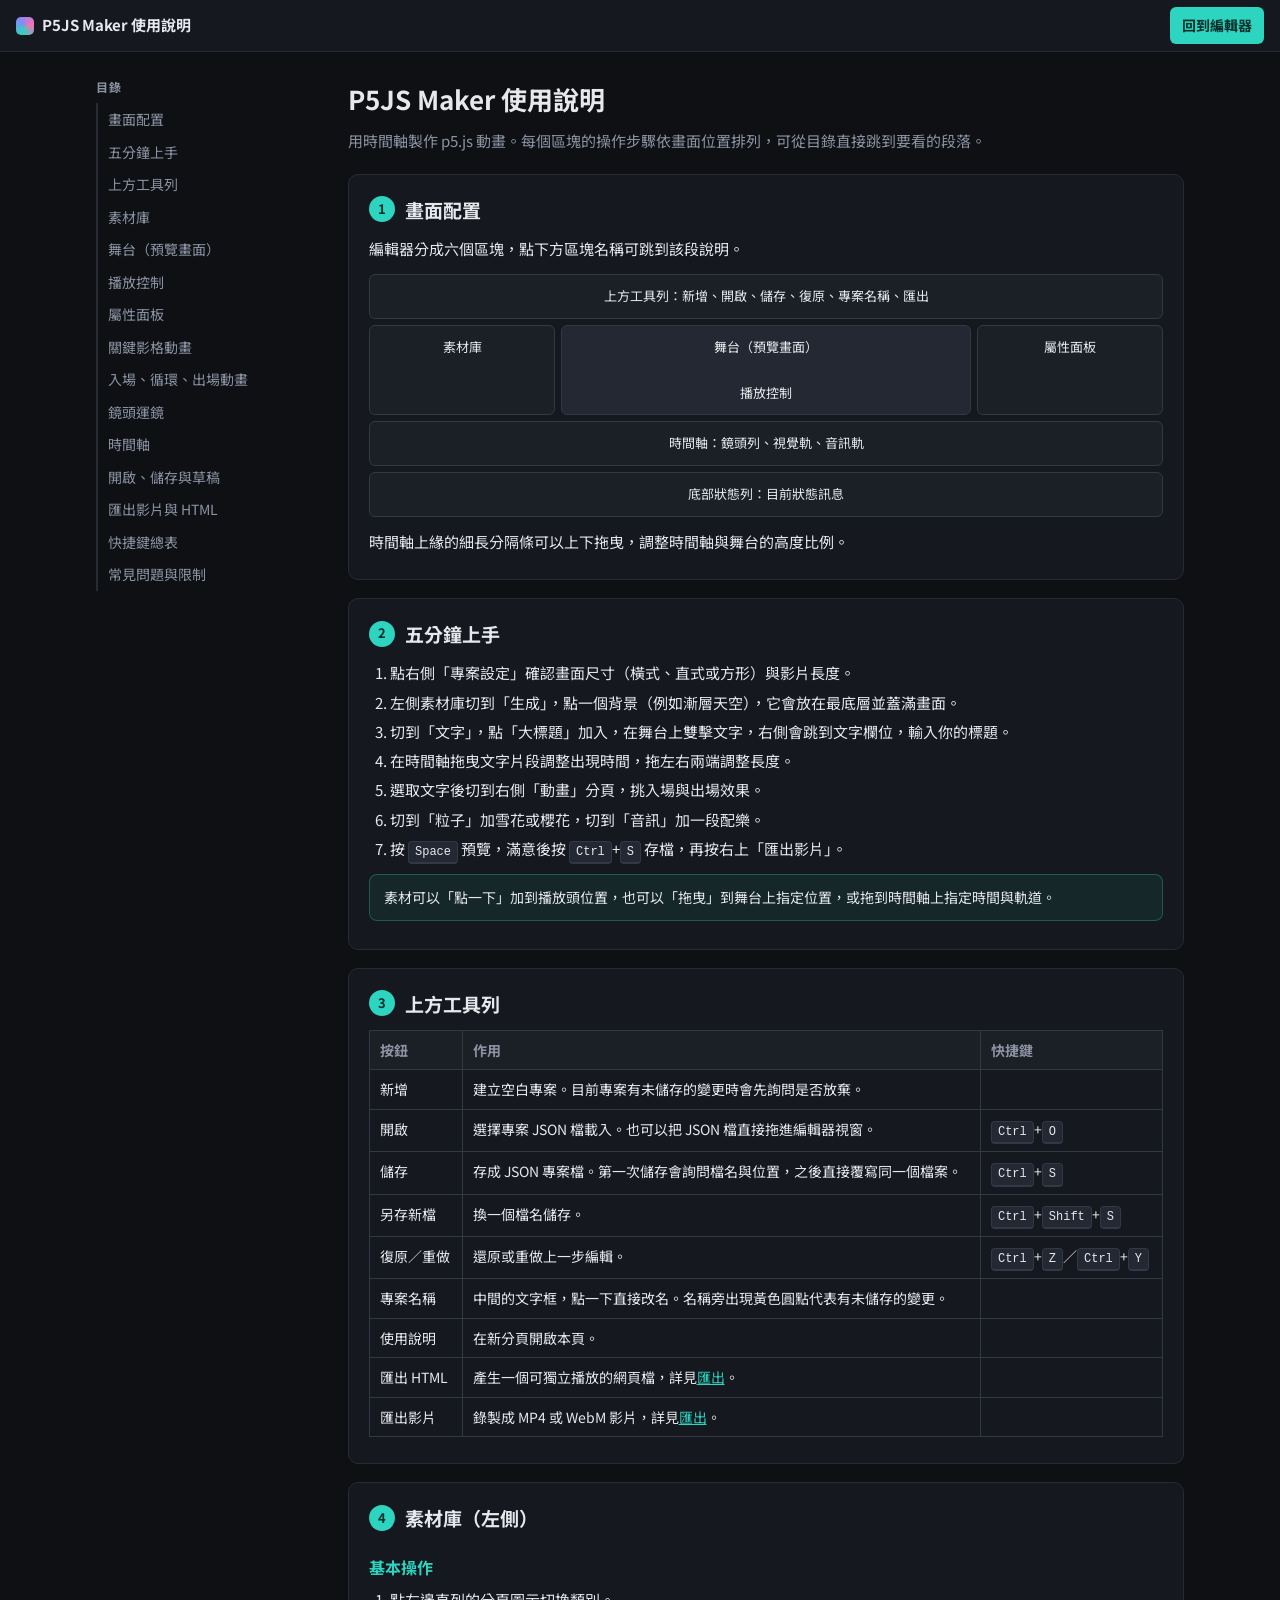
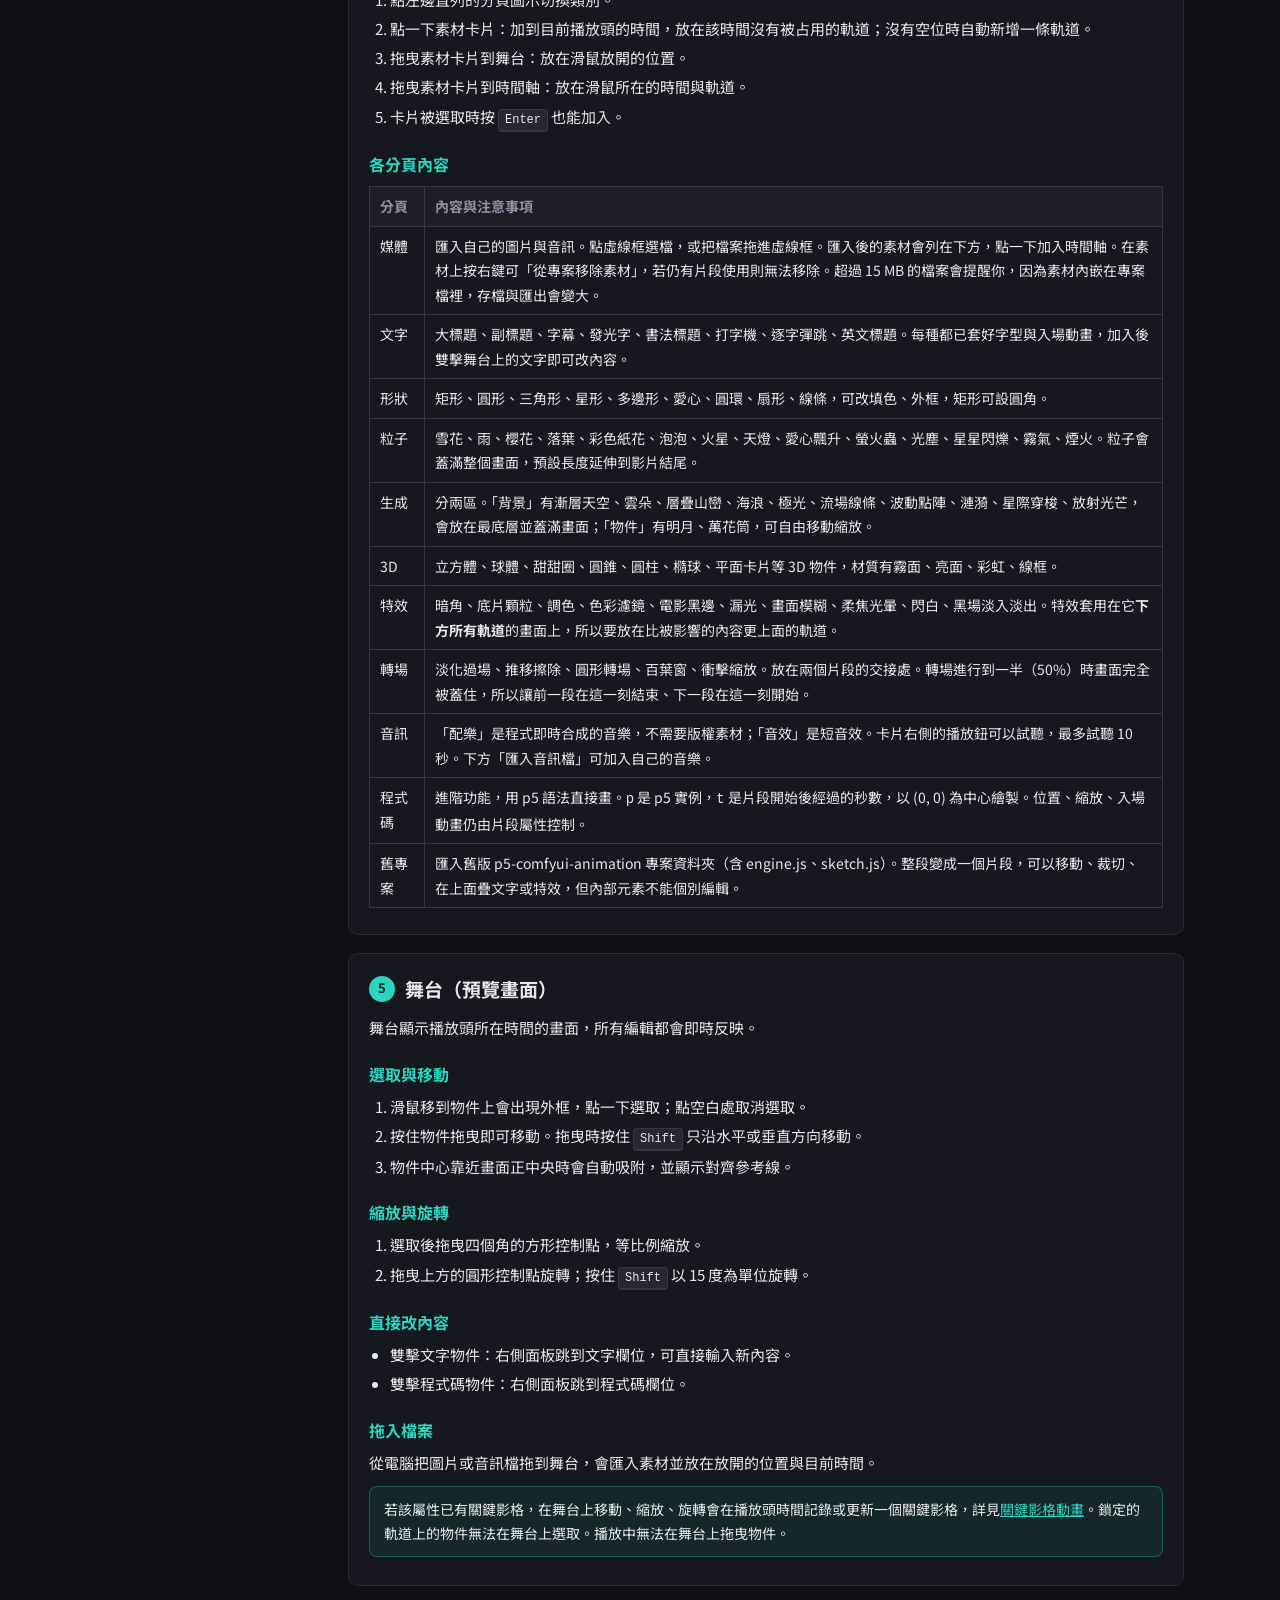
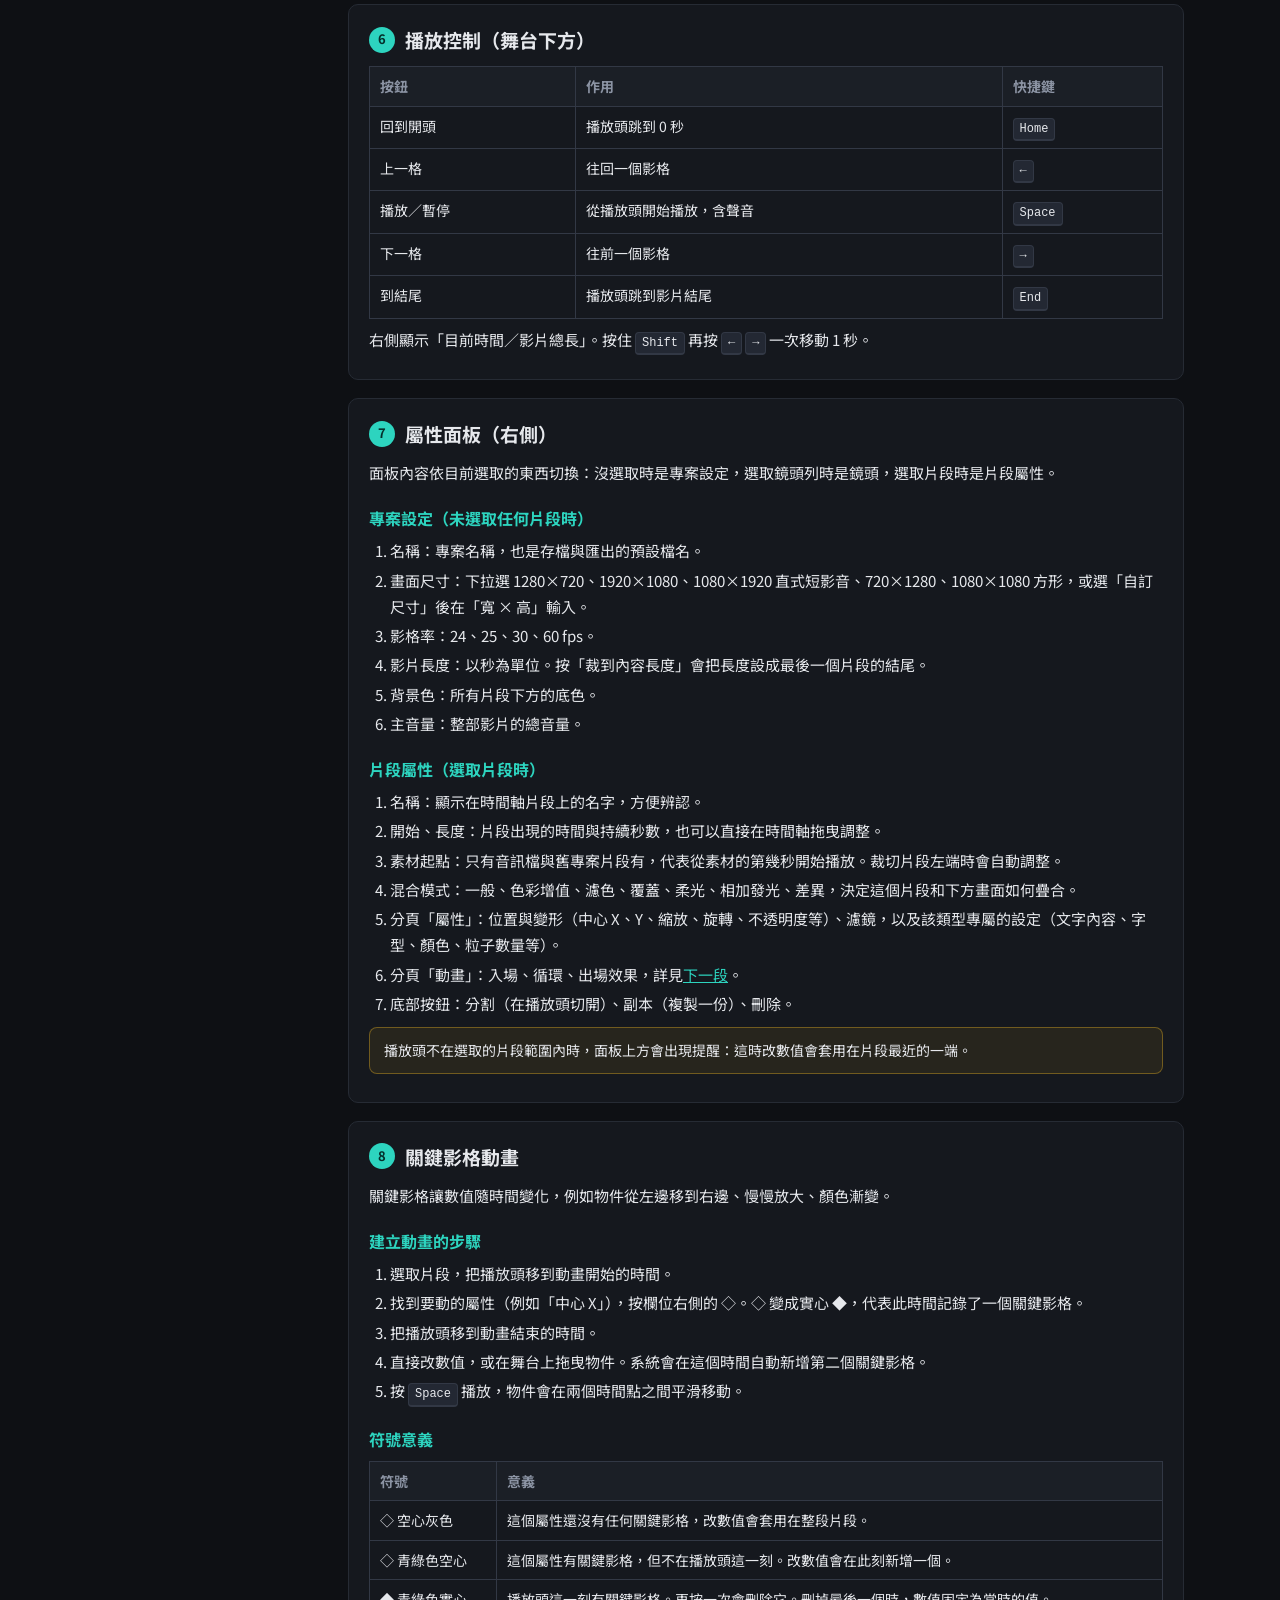
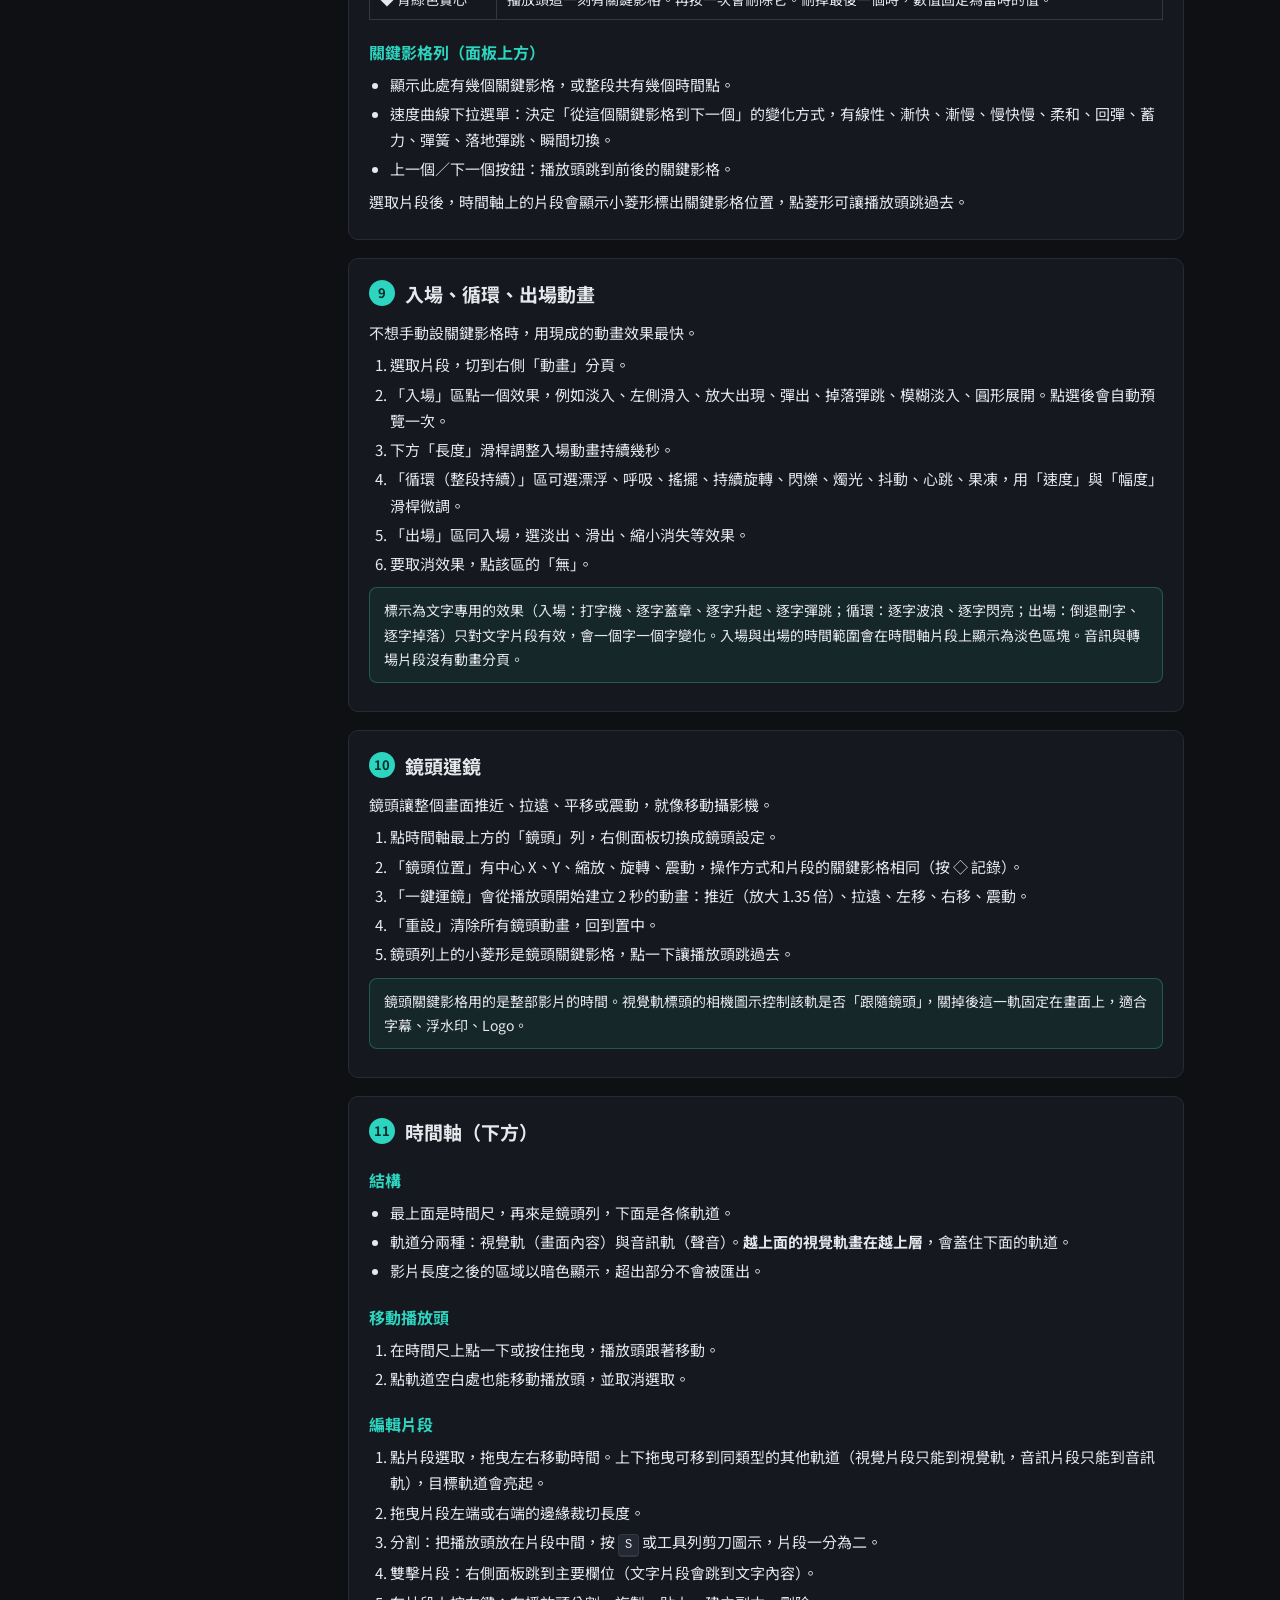
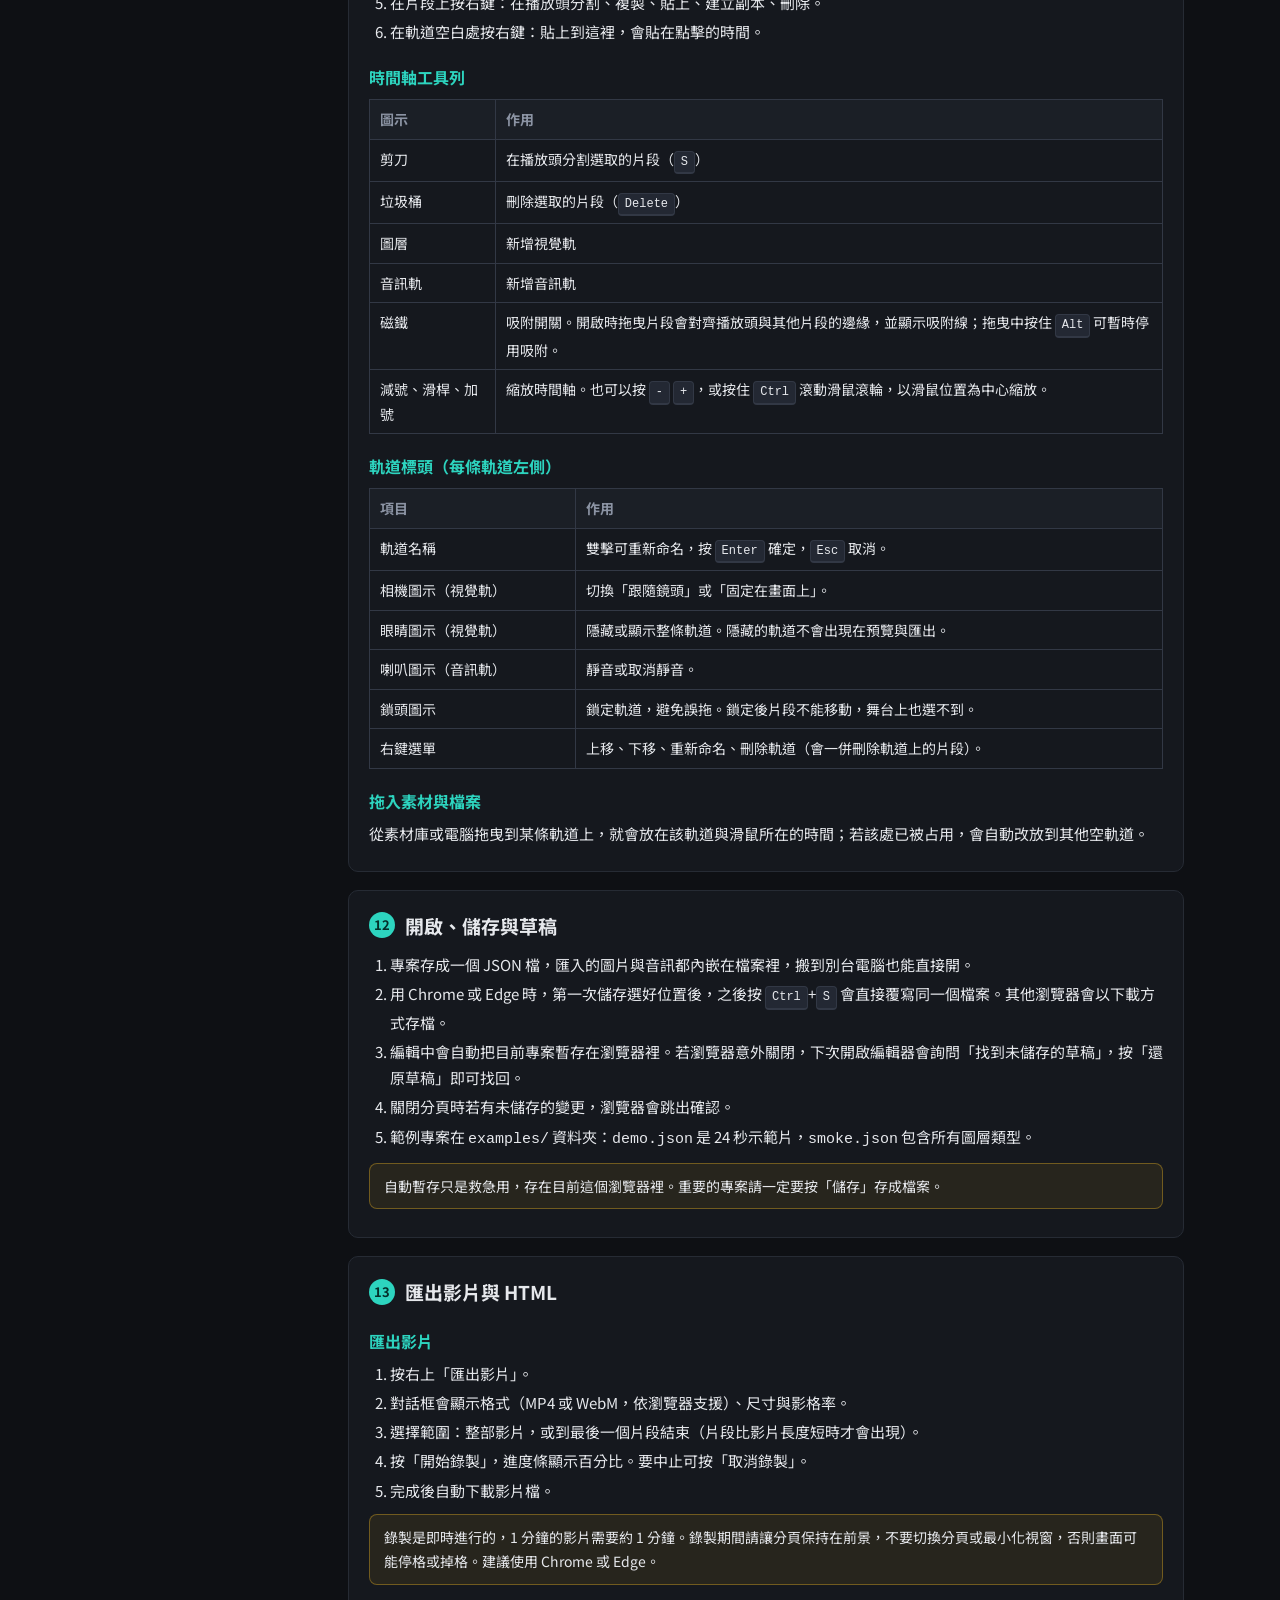
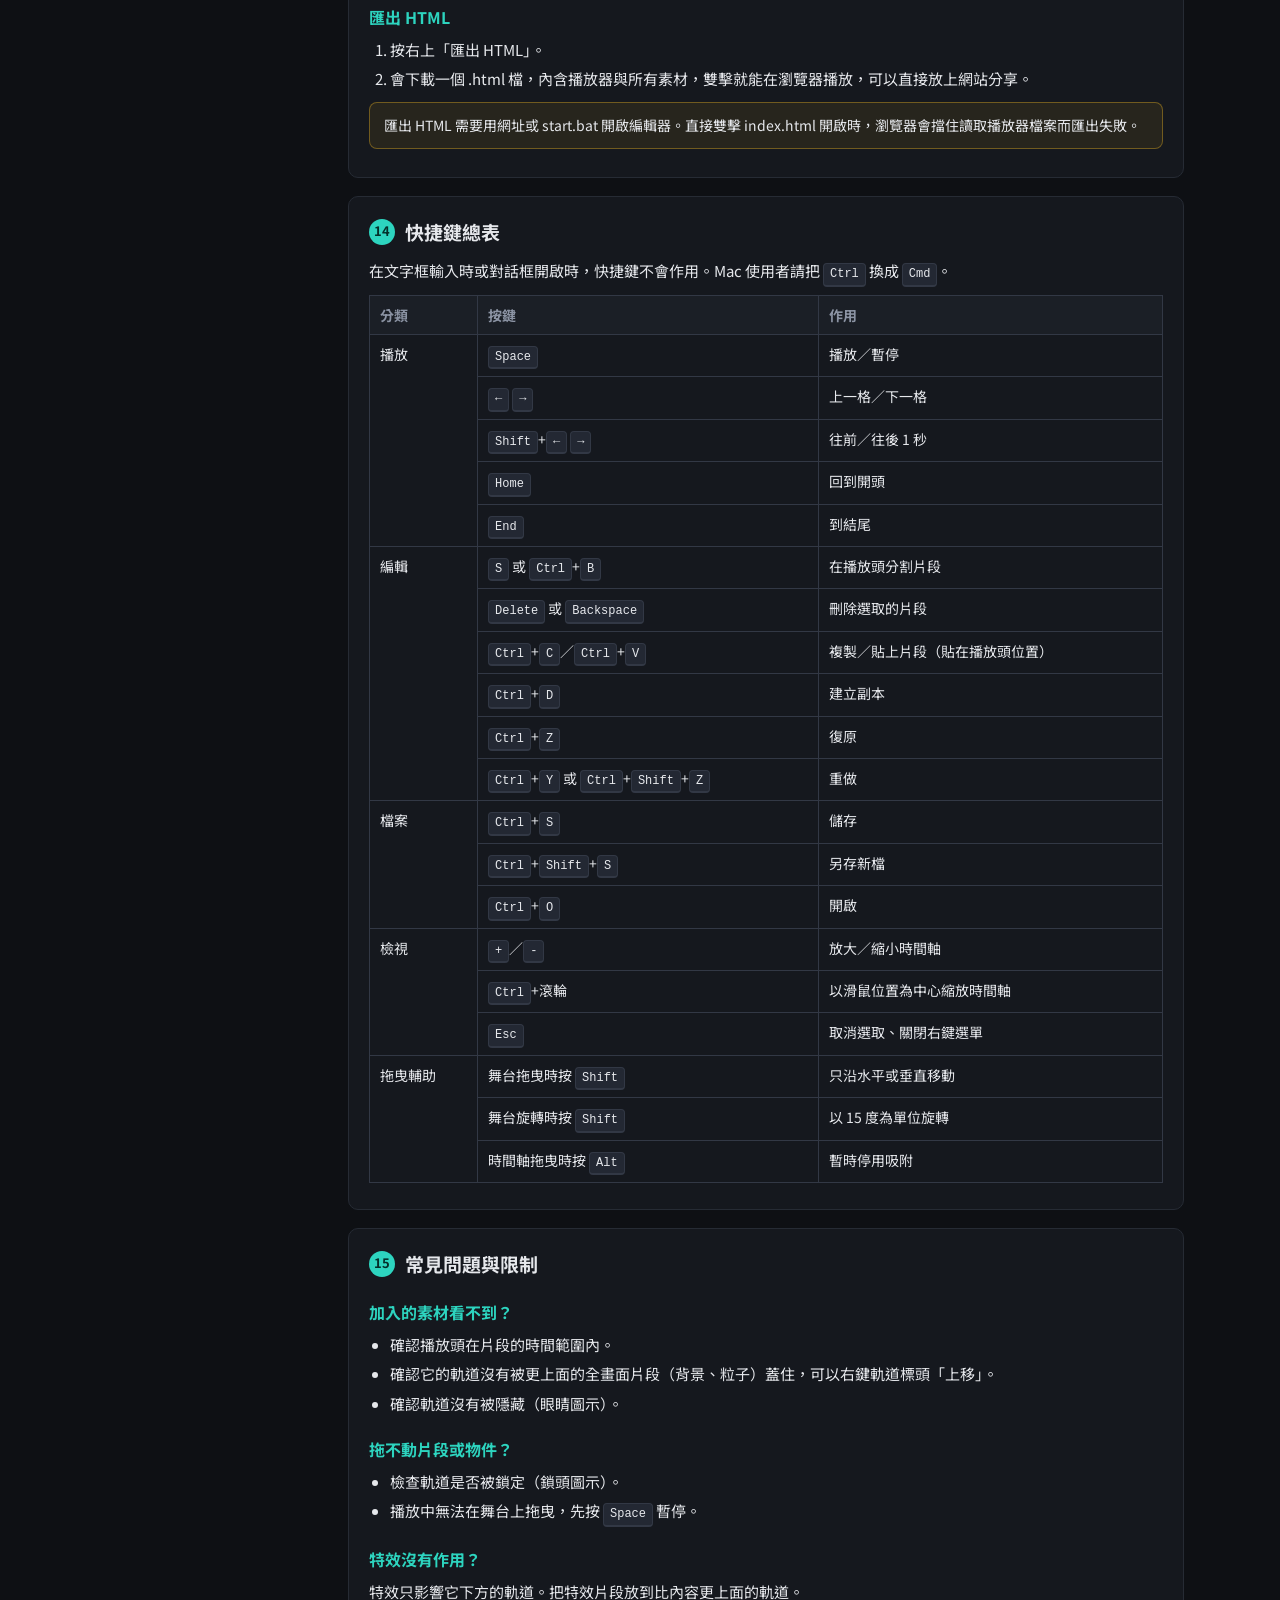
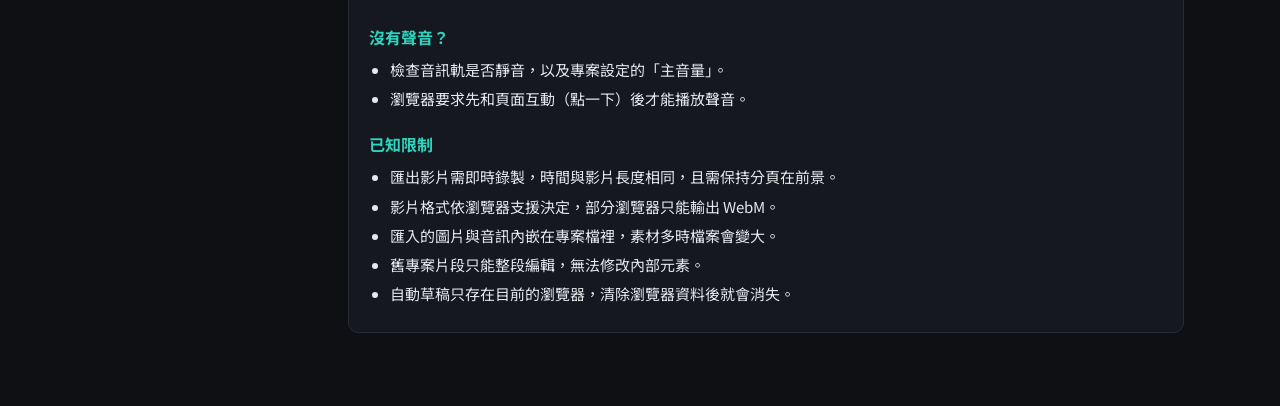
<file: help.html>
<!doctype html>
<html lang="zh-Hant">
<head>
<meta charset="utf-8">
<meta name="viewport" content="width=device-width, initial-scale=1">
<title>P5JS Maker 使用說明</title>
<link rel="preconnect" href="https://fonts.googleapis.com">
<link rel="stylesheet" href="https://fonts.googleapis.com/css2?family=Noto+Sans+TC:wght@400;700&display=swap">
<style>
:root {
  --bg: #0e1014; --panel: #15181e; --panel-2: #1b1f26; --panel-3: #232833;
  --line: #262b34; --line-2: #323845; --text: #e6e8ec; --muted: #8b93a3; --dim: #5d6573;
  --accent: #2dd4bf; --accent-ink: #042f2a; --warn: #fbbf24;
  --font: "Noto Sans TC", "Microsoft JhengHei", system-ui, sans-serif;
  color-scheme: dark;
}
* { box-sizing: border-box; }
html { scroll-behavior: smooth; scroll-padding-top: 64px; }
body { margin: 0; background: var(--bg); color: var(--text); font: 15px/1.75 var(--font); }
a { color: var(--accent); }
header.top { position: sticky; top: 0; z-index: 5; display: flex; align-items: center; gap: 12px; height: 52px; padding: 0 16px; background: var(--panel); border-bottom: 1px solid var(--line); }
.brand { display: flex; align-items: center; gap: 8px; font-weight: 700; white-space: nowrap; }
.brand-mark { width: 18px; height: 18px; border-radius: 5px; background: conic-gradient(from 200deg, var(--accent), #818cf8, #f472b6, var(--accent)); }
header.top .back { margin-left: auto; font-size: 14px; text-decoration: none; padding: 6px 12px; border-radius: 6px; background: var(--accent); color: var(--accent-ink); font-weight: 700; white-space: nowrap; }
.layout { display: grid; grid-template-columns: 220px minmax(0, 1fr); gap: 32px; max-width: 1120px; margin: 0 auto; padding: 24px 16px 48px; }
nav.toc { position: sticky; top: 76px; align-self: start; max-height: calc(100vh - 96px); overflow: auto; font-size: 14px; }
nav.toc b { display: block; color: var(--muted); font-size: 12px; letter-spacing: .5px; margin-bottom: 6px; }
nav.toc a { display: block; padding: 4px 10px; border-left: 2px solid var(--line); color: var(--muted); text-decoration: none; }
nav.toc a:hover { color: var(--text); border-left-color: var(--accent); }
main { min-width: 0; }
h1 { font-size: 26px; margin: 0 0 6px; }
.lead { color: var(--muted); margin: 0 0 20px; }
section { background: var(--panel); border: 1px solid var(--line); border-radius: 10px; padding: 18px 20px; margin-bottom: 18px; }
h2 { font-size: 19px; margin: 0 0 10px; display: flex; align-items: center; gap: 10px; }
h2 .no { display: inline-grid; place-items: center; width: 26px; height: 26px; border-radius: 50%; background: var(--accent); color: var(--accent-ink); font-size: 13px; flex: none; }
h3 { font-size: 16px; margin: 18px 0 6px; color: var(--accent); }
ol, ul { padding-left: 1.4em; margin: 6px 0; }
li { margin: 3px 0; }
p { margin: 6px 0; }
kbd { display: inline-block; min-width: 1.6em; padding: 0 6px; border: 1px solid var(--line-2); border-bottom-width: 2px; border-radius: 4px; background: var(--panel-3); font: 12px/1.7 "Cascadia Code", Consolas, monospace; text-align: center; color: var(--text); }
.tip, .warn { border-radius: 8px; padding: 10px 14px; margin: 10px 0; font-size: 14px; }
.tip { background: rgba(45, 212, 191, .08); border: 1px solid rgba(45, 212, 191, .3); }
.warn { background: rgba(251, 191, 36, .08); border: 1px solid rgba(251, 191, 36, .35); }
.table-wrap { overflow-x: auto; margin: 8px 0; }
table { border-collapse: collapse; width: 100%; font-size: 14px; }
th, td { border: 1px solid var(--line-2); padding: 7px 10px; text-align: left; vertical-align: top; }
th { background: var(--panel-2); color: var(--muted); font-weight: 700; white-space: nowrap; }
.map { display: grid; grid-template-columns: 1fr 2.2fr 1fr; grid-template-rows: auto auto auto auto; gap: 6px; margin: 12px 0; font-size: 13px; text-align: center; }
.map div { background: var(--panel-2); border: 1px solid var(--line-2); border-radius: 6px; padding: 10px 6px; }
.map .bar { grid-column: 1 / -1; }
.map .stage { background: var(--panel-3); }
.map a { color: var(--text); text-decoration: none; display: block; }
.map a:hover { color: var(--accent); }
footer { text-align: right; padding: 12px 16px 20px; font-size: 12px; color: var(--dim); max-width: 1120px; margin: 0 auto; }
@media (max-width: 820px) {
  .layout { grid-template-columns: minmax(0, 1fr); gap: 16px; }
  nav.toc { position: static; max-height: none; display: flex; flex-wrap: wrap; gap: 6px; }
  nav.toc b { width: 100%; }
  nav.toc a { border: 1px solid var(--line-2); border-radius: 14px; padding: 2px 10px; }
  section { padding: 16px 14px; }
  .map { font-size: 12px; }
}
</style>
</head>
<body>
<header class="top">
  <div class="brand"><span class="brand-mark"></span>P5JS Maker 使用說明</div>
  <a class="back" href="index.html">回到編輯器</a>
</header>

<div class="layout">
  <nav class="toc" aria-label="目錄">
    <b>目錄</b>
    <a href="#overview">畫面配置</a>
    <a href="#quickstart">五分鐘上手</a>
    <a href="#topbar">上方工具列</a>
    <a href="#library">素材庫</a>
    <a href="#stage">舞台（預覽畫面）</a>
    <a href="#transport">播放控制</a>
    <a href="#inspector">屬性面板</a>
    <a href="#keyframes">關鍵影格動畫</a>
    <a href="#anim">入場、循環、出場動畫</a>
    <a href="#camera">鏡頭運鏡</a>
    <a href="#timeline">時間軸</a>
    <a href="#files">開啟、儲存與草稿</a>
    <a href="#export">匯出影片與 HTML</a>
    <a href="#shortcuts">快捷鍵總表</a>
    <a href="#faq">常見問題與限制</a>
  </nav>

  <main>
    <h1>P5JS Maker 使用說明</h1>
    <p class="lead">用時間軸製作 p5.js 動畫。每個區塊的操作步驟依畫面位置排列，可從目錄直接跳到要看的段落。</p>

    <section id="overview">
      <h2><span class="no">1</span>畫面配置</h2>
      <p>編輯器分成六個區塊，點下方區塊名稱可跳到該段說明。</p>
      <div class="map">
        <div class="bar"><a href="#topbar">上方工具列：新增、開啟、儲存、復原、專案名稱、匯出</a></div>
        <div><a href="#library">素材庫</a></div>
        <div class="stage"><a href="#stage">舞台（預覽畫面）</a><br><a href="#transport">播放控制</a></div>
        <div><a href="#inspector">屬性面板</a></div>
        <div class="bar"><a href="#timeline">時間軸：鏡頭列、視覺軌、音訊軌</a></div>
        <div class="bar">底部狀態列：目前狀態訊息</div>
      </div>
      <p>時間軸上緣的細長分隔條可以上下拖曳，調整時間軸與舞台的高度比例。</p>
    </section>

    <section id="quickstart">
      <h2><span class="no">2</span>五分鐘上手</h2>
      <ol>
        <li>點右側「專案設定」確認畫面尺寸（橫式、直式或方形）與影片長度。</li>
        <li>左側素材庫切到「生成」，點一個背景（例如漸層天空），它會放在最底層並蓋滿畫面。</li>
        <li>切到「文字」，點「大標題」加入，在舞台上雙擊文字，右側會跳到文字欄位，輸入你的標題。</li>
        <li>在時間軸拖曳文字片段調整出現時間，拖左右兩端調整長度。</li>
        <li>選取文字後切到右側「動畫」分頁，挑入場與出場效果。</li>
        <li>切到「粒子」加雪花或櫻花，切到「音訊」加一段配樂。</li>
        <li>按 <kbd>Space</kbd> 預覽，滿意後按 <kbd>Ctrl</kbd>+<kbd>S</kbd> 存檔，再按右上「匯出影片」。</li>
      </ol>
      <div class="tip">素材可以「點一下」加到播放頭位置，也可以「拖曳」到舞台上指定位置，或拖到時間軸上指定時間與軌道。</div>
    </section>

    <section id="topbar">
      <h2><span class="no">3</span>上方工具列</h2>
      <div class="table-wrap"><table>
        <tr><th>按鈕</th><th>作用</th><th>快捷鍵</th></tr>
        <tr><td>新增</td><td>建立空白專案。目前專案有未儲存的變更時會先詢問是否放棄。</td><td></td></tr>
        <tr><td>開啟</td><td>選擇專案 JSON 檔載入。也可以把 JSON 檔直接拖進編輯器視窗。</td><td><kbd>Ctrl</kbd>+<kbd>O</kbd></td></tr>
        <tr><td>儲存</td><td>存成 JSON 專案檔。第一次儲存會詢問檔名與位置，之後直接覆寫同一個檔案。</td><td><kbd>Ctrl</kbd>+<kbd>S</kbd></td></tr>
        <tr><td>另存新檔</td><td>換一個檔名儲存。</td><td><kbd>Ctrl</kbd>+<kbd>Shift</kbd>+<kbd>S</kbd></td></tr>
        <tr><td>復原／重做</td><td>還原或重做上一步編輯。</td><td><kbd>Ctrl</kbd>+<kbd>Z</kbd>／<kbd>Ctrl</kbd>+<kbd>Y</kbd></td></tr>
        <tr><td>專案名稱</td><td>中間的文字框，點一下直接改名。名稱旁出現黃色圓點代表有未儲存的變更。</td><td></td></tr>
        <tr><td>使用說明</td><td>在新分頁開啟本頁。</td><td></td></tr>
        <tr><td>匯出 HTML</td><td>產生一個可獨立播放的網頁檔，詳見<a href="#export">匯出</a>。</td><td></td></tr>
        <tr><td>匯出影片</td><td>錄製成 MP4 或 WebM 影片，詳見<a href="#export">匯出</a>。</td><td></td></tr>
      </table></div>
    </section>

    <section id="library">
      <h2><span class="no">4</span>素材庫（左側）</h2>
      <h3>基本操作</h3>
      <ol>
        <li>點左邊直列的分頁圖示切換類別。</li>
        <li>點一下素材卡片：加到目前播放頭的時間，放在該時間沒有被占用的軌道；沒有空位時自動新增一條軌道。</li>
        <li>拖曳素材卡片到舞台：放在滑鼠放開的位置。</li>
        <li>拖曳素材卡片到時間軸：放在滑鼠所在的時間與軌道。</li>
        <li>卡片被選取時按 <kbd>Enter</kbd> 也能加入。</li>
      </ol>
      <h3>各分頁內容</h3>
      <div class="table-wrap"><table>
        <tr><th>分頁</th><th>內容與注意事項</th></tr>
        <tr><td>媒體</td><td>匯入自己的圖片與音訊。點虛線框選檔，或把檔案拖進虛線框。匯入後的素材會列在下方，點一下加入時間軸。在素材上按右鍵可「從專案移除素材」，若仍有片段使用則無法移除。超過 15 MB 的檔案會提醒你，因為素材內嵌在專案檔裡，存檔與匯出會變大。</td></tr>
        <tr><td>文字</td><td>大標題、副標題、字幕、發光字、書法標題、打字機、逐字彈跳、英文標題。每種都已套好字型與入場動畫，加入後雙擊舞台上的文字即可改內容。</td></tr>
        <tr><td>形狀</td><td>矩形、圓形、三角形、星形、多邊形、愛心、圓環、扇形、線條，可改填色、外框，矩形可設圓角。</td></tr>
        <tr><td>粒子</td><td>雪花、雨、櫻花、落葉、彩色紙花、泡泡、火星、天燈、愛心飄升、螢火蟲、光塵、星星閃爍、霧氣、煙火。粒子會蓋滿整個畫面，預設長度延伸到影片結尾。</td></tr>
        <tr><td>生成</td><td>分兩區。「背景」有漸層天空、雲朵、層疊山巒、海浪、極光、流場線條、波動點陣、漣漪、星際穿梭、放射光芒，會放在最底層並蓋滿畫面；「物件」有明月、萬花筒，可自由移動縮放。</td></tr>
        <tr><td>3D</td><td>立方體、球體、甜甜圈、圓錐、圓柱、橢球、平面卡片等 3D 物件，材質有霧面、亮面、彩虹、線框。</td></tr>
        <tr><td>特效</td><td>暗角、底片顆粒、調色、色彩濾鏡、電影黑邊、漏光、畫面模糊、柔焦光暈、閃白、黑場淡入淡出。特效套用在它<b>下方所有軌道</b>的畫面上，所以要放在比被影響的內容更上面的軌道。</td></tr>
        <tr><td>轉場</td><td>淡化過場、推移擦除、圓形轉場、百葉窗、衝擊縮放。放在兩個片段的交接處。轉場進行到一半（50%）時畫面完全被蓋住，所以讓前一段在這一刻結束、下一段在這一刻開始。</td></tr>
        <tr><td>音訊</td><td>「配樂」是程式即時合成的音樂，不需要版權素材；「音效」是短音效。卡片右側的播放鈕可以試聽，最多試聽 10 秒。下方「匯入音訊檔」可加入自己的音樂。</td></tr>
        <tr><td>程式碼</td><td>進階功能，用 p5 語法直接畫。<code>p</code> 是 p5 實例，<code>t</code> 是片段開始後經過的秒數，以 (0, 0) 為中心繪製。位置、縮放、入場動畫仍由片段屬性控制。</td></tr>
        <tr><td>舊專案</td><td>匯入舊版 p5-comfyui-animation 專案資料夾（含 engine.js、sketch.js）。整段變成一個片段，可以移動、裁切、在上面疊文字或特效，但內部元素不能個別編輯。</td></tr>
      </table></div>
    </section>

    <section id="stage">
      <h2><span class="no">5</span>舞台（預覽畫面）</h2>
      <p>舞台顯示播放頭所在時間的畫面，所有編輯都會即時反映。</p>
      <h3>選取與移動</h3>
      <ol>
        <li>滑鼠移到物件上會出現外框，點一下選取；點空白處取消選取。</li>
        <li>按住物件拖曳即可移動。拖曳時按住 <kbd>Shift</kbd> 只沿水平或垂直方向移動。</li>
        <li>物件中心靠近畫面正中央時會自動吸附，並顯示對齊參考線。</li>
      </ol>
      <h3>縮放與旋轉</h3>
      <ol>
        <li>選取後拖曳四個角的方形控制點，等比例縮放。</li>
        <li>拖曳上方的圓形控制點旋轉；按住 <kbd>Shift</kbd> 以 15 度為單位旋轉。</li>
      </ol>
      <h3>直接改內容</h3>
      <ul>
        <li>雙擊文字物件：右側面板跳到文字欄位，可直接輸入新內容。</li>
        <li>雙擊程式碼物件：右側面板跳到程式碼欄位。</li>
      </ul>
      <h3>拖入檔案</h3>
      <p>從電腦把圖片或音訊檔拖到舞台，會匯入素材並放在放開的位置與目前時間。</p>
      <div class="tip">若該屬性已有關鍵影格，在舞台上移動、縮放、旋轉會在播放頭時間記錄或更新一個關鍵影格，詳見<a href="#keyframes">關鍵影格動畫</a>。鎖定的軌道上的物件無法在舞台上選取。播放中無法在舞台上拖曳物件。</div>
    </section>

    <section id="transport">
      <h2><span class="no">6</span>播放控制（舞台下方）</h2>
      <div class="table-wrap"><table>
        <tr><th>按鈕</th><th>作用</th><th>快捷鍵</th></tr>
        <tr><td>回到開頭</td><td>播放頭跳到 0 秒</td><td><kbd>Home</kbd></td></tr>
        <tr><td>上一格</td><td>往回一個影格</td><td><kbd>←</kbd></td></tr>
        <tr><td>播放／暫停</td><td>從播放頭開始播放，含聲音</td><td><kbd>Space</kbd></td></tr>
        <tr><td>下一格</td><td>往前一個影格</td><td><kbd>→</kbd></td></tr>
        <tr><td>到結尾</td><td>播放頭跳到影片結尾</td><td><kbd>End</kbd></td></tr>
      </table></div>
      <p>右側顯示「目前時間／影片總長」。按住 <kbd>Shift</kbd> 再按 <kbd>←</kbd> <kbd>→</kbd> 一次移動 1 秒。</p>
    </section>

    <section id="inspector">
      <h2><span class="no">7</span>屬性面板（右側）</h2>
      <p>面板內容依目前選取的東西切換：沒選取時是專案設定，選取鏡頭列時是鏡頭，選取片段時是片段屬性。</p>
      <h3>專案設定（未選取任何片段時）</h3>
      <ol>
        <li>名稱：專案名稱，也是存檔與匯出的預設檔名。</li>
        <li>畫面尺寸：下拉選 1280×720、1920×1080、1080×1920 直式短影音、720×1280、1080×1080 方形，或選「自訂尺寸」後在「寬 × 高」輸入。</li>
        <li>影格率：24、25、30、60 fps。</li>
        <li>影片長度：以秒為單位。按「裁到內容長度」會把長度設成最後一個片段的結尾。</li>
        <li>背景色：所有片段下方的底色。</li>
        <li>主音量：整部影片的總音量。</li>
      </ol>
      <h3>片段屬性（選取片段時）</h3>
      <ol>
        <li>名稱：顯示在時間軸片段上的名字，方便辨認。</li>
        <li>開始、長度：片段出現的時間與持續秒數，也可以直接在時間軸拖曳調整。</li>
        <li>素材起點：只有音訊檔與舊專案片段有，代表從素材的第幾秒開始播放。裁切片段左端時會自動調整。</li>
        <li>混合模式：一般、色彩增值、濾色、覆蓋、柔光、相加發光、差異，決定這個片段和下方畫面如何疊合。</li>
        <li>分頁「屬性」：位置與變形（中心 X、Y、縮放、旋轉、不透明度等）、濾鏡，以及該類型專屬的設定（文字內容、字型、顏色、粒子數量等）。</li>
        <li>分頁「動畫」：入場、循環、出場效果，詳見<a href="#anim">下一段</a>。</li>
        <li>底部按鈕：分割（在播放頭切開）、副本（複製一份）、刪除。</li>
      </ol>
      <div class="warn">播放頭不在選取的片段範圍內時，面板上方會出現提醒：這時改數值會套用在片段最近的一端。</div>
    </section>

    <section id="keyframes">
      <h2><span class="no">8</span>關鍵影格動畫</h2>
      <p>關鍵影格讓數值隨時間變化，例如物件從左邊移到右邊、慢慢放大、顏色漸變。</p>
      <h3>建立動畫的步驟</h3>
      <ol>
        <li>選取片段，把播放頭移到動畫開始的時間。</li>
        <li>找到要動的屬性（例如「中心 X」），按欄位右側的 ◇。◇ 變成實心 ◆，代表此時間記錄了一個關鍵影格。</li>
        <li>把播放頭移到動畫結束的時間。</li>
        <li>直接改數值，或在舞台上拖曳物件。系統會在這個時間自動新增第二個關鍵影格。</li>
        <li>按 <kbd>Space</kbd> 播放，物件會在兩個時間點之間平滑移動。</li>
      </ol>
      <h3>符號意義</h3>
      <div class="table-wrap"><table>
        <tr><th>符號</th><th>意義</th></tr>
        <tr><td>◇ 空心灰色</td><td>這個屬性還沒有任何關鍵影格，改數值會套用在整段片段。</td></tr>
        <tr><td>◇ 青綠色空心</td><td>這個屬性有關鍵影格，但不在播放頭這一刻。改數值會在此刻新增一個。</td></tr>
        <tr><td>◆ 青綠色實心</td><td>播放頭這一刻有關鍵影格。再按一次會刪除它。刪掉最後一個時，數值固定為當時的值。</td></tr>
      </table></div>
      <h3>關鍵影格列（面板上方）</h3>
      <ul>
        <li>顯示此處有幾個關鍵影格，或整段共有幾個時間點。</li>
        <li>速度曲線下拉選單：決定「從這個關鍵影格到下一個」的變化方式，有線性、漸快、漸慢、慢快慢、柔和、回彈、蓄力、彈簧、落地彈跳、瞬間切換。</li>
        <li>上一個／下一個按鈕：播放頭跳到前後的關鍵影格。</li>
      </ul>
      <p>選取片段後，時間軸上的片段會顯示小菱形標出關鍵影格位置，點菱形可讓播放頭跳過去。</p>
    </section>

    <section id="anim">
      <h2><span class="no">9</span>入場、循環、出場動畫</h2>
      <p>不想手動設關鍵影格時，用現成的動畫效果最快。</p>
      <ol>
        <li>選取片段，切到右側「動畫」分頁。</li>
        <li>「入場」區點一個效果，例如淡入、左側滑入、放大出現、彈出、掉落彈跳、模糊淡入、圓形展開。點選後會自動預覽一次。</li>
        <li>下方「長度」滑桿調整入場動畫持續幾秒。</li>
        <li>「循環（整段持續）」區可選漂浮、呼吸、搖擺、持續旋轉、閃爍、燭光、抖動、心跳、果凍，用「速度」與「幅度」滑桿微調。</li>
        <li>「出場」區同入場，選淡出、滑出、縮小消失等效果。</li>
        <li>要取消效果，點該區的「無」。</li>
      </ol>
      <div class="tip">標示為文字專用的效果（入場：打字機、逐字蓋章、逐字升起、逐字彈跳；循環：逐字波浪、逐字閃亮；出場：倒退刪字、逐字掉落）只對文字片段有效，會一個字一個字變化。入場與出場的時間範圍會在時間軸片段上顯示為淡色區塊。音訊與轉場片段沒有動畫分頁。</div>
    </section>

    <section id="camera">
      <h2><span class="no">10</span>鏡頭運鏡</h2>
      <p>鏡頭讓整個畫面推近、拉遠、平移或震動，就像移動攝影機。</p>
      <ol>
        <li>點時間軸最上方的「鏡頭」列，右側面板切換成鏡頭設定。</li>
        <li>「鏡頭位置」有中心 X、Y、縮放、旋轉、震動，操作方式和片段的關鍵影格相同（按 ◇ 記錄）。</li>
        <li>「一鍵運鏡」會從播放頭開始建立 2 秒的動畫：推近（放大 1.35 倍）、拉遠、左移、右移、震動。</li>
        <li>「重設」清除所有鏡頭動畫，回到置中。</li>
        <li>鏡頭列上的小菱形是鏡頭關鍵影格，點一下讓播放頭跳過去。</li>
      </ol>
      <div class="tip">鏡頭關鍵影格用的是整部影片的時間。視覺軌標頭的相機圖示控制該軌是否「跟隨鏡頭」，關掉後這一軌固定在畫面上，適合字幕、浮水印、Logo。</div>
    </section>

    <section id="timeline">
      <h2><span class="no">11</span>時間軸（下方）</h2>
      <h3>結構</h3>
      <ul>
        <li>最上面是時間尺，再來是鏡頭列，下面是各條軌道。</li>
        <li>軌道分兩種：視覺軌（畫面內容）與音訊軌（聲音）。<b>越上面的視覺軌畫在越上層</b>，會蓋住下面的軌道。</li>
        <li>影片長度之後的區域以暗色顯示，超出部分不會被匯出。</li>
      </ul>
      <h3>移動播放頭</h3>
      <ol>
        <li>在時間尺上點一下或按住拖曳，播放頭跟著移動。</li>
        <li>點軌道空白處也能移動播放頭，並取消選取。</li>
      </ol>
      <h3>編輯片段</h3>
      <ol>
        <li>點片段選取，拖曳左右移動時間。上下拖曳可移到同類型的其他軌道（視覺片段只能到視覺軌，音訊片段只能到音訊軌），目標軌道會亮起。</li>
        <li>拖曳片段左端或右端的邊緣裁切長度。</li>
        <li>分割：把播放頭放在片段中間，按 <kbd>S</kbd> 或工具列剪刀圖示，片段一分為二。</li>
        <li>雙擊片段：右側面板跳到主要欄位（文字片段會跳到文字內容）。</li>
        <li>在片段上按右鍵：在播放頭分割、複製、貼上、建立副本、刪除。</li>
        <li>在軌道空白處按右鍵：貼上到這裡，會貼在點擊的時間。</li>
      </ol>
      <h3>時間軸工具列</h3>
      <div class="table-wrap"><table>
        <tr><th>圖示</th><th>作用</th></tr>
        <tr><td>剪刀</td><td>在播放頭分割選取的片段（<kbd>S</kbd>）</td></tr>
        <tr><td>垃圾桶</td><td>刪除選取的片段（<kbd>Delete</kbd>）</td></tr>
        <tr><td>圖層</td><td>新增視覺軌</td></tr>
        <tr><td>音訊軌</td><td>新增音訊軌</td></tr>
        <tr><td>磁鐵</td><td>吸附開關。開啟時拖曳片段會對齊播放頭與其他片段的邊緣，並顯示吸附線；拖曳中按住 <kbd>Alt</kbd> 可暫時停用吸附。</td></tr>
        <tr><td>減號、滑桿、加號</td><td>縮放時間軸。也可以按 <kbd>-</kbd> <kbd>+</kbd>，或按住 <kbd>Ctrl</kbd> 滾動滑鼠滾輪，以滑鼠位置為中心縮放。</td></tr>
      </table></div>
      <h3>軌道標頭（每條軌道左側）</h3>
      <div class="table-wrap"><table>
        <tr><th>項目</th><th>作用</th></tr>
        <tr><td>軌道名稱</td><td>雙擊可重新命名，按 <kbd>Enter</kbd> 確定，<kbd>Esc</kbd> 取消。</td></tr>
        <tr><td>相機圖示（視覺軌）</td><td>切換「跟隨鏡頭」或「固定在畫面上」。</td></tr>
        <tr><td>眼睛圖示（視覺軌）</td><td>隱藏或顯示整條軌道。隱藏的軌道不會出現在預覽與匯出。</td></tr>
        <tr><td>喇叭圖示（音訊軌）</td><td>靜音或取消靜音。</td></tr>
        <tr><td>鎖頭圖示</td><td>鎖定軌道，避免誤拖。鎖定後片段不能移動，舞台上也選不到。</td></tr>
        <tr><td>右鍵選單</td><td>上移、下移、重新命名、刪除軌道（會一併刪除軌道上的片段）。</td></tr>
      </table></div>
      <h3>拖入素材與檔案</h3>
      <p>從素材庫或電腦拖曳到某條軌道上，就會放在該軌道與滑鼠所在的時間；若該處已被占用，會自動改放到其他空軌道。</p>
    </section>

    <section id="files">
      <h2><span class="no">12</span>開啟、儲存與草稿</h2>
      <ol>
        <li>專案存成一個 JSON 檔，匯入的圖片與音訊都內嵌在檔案裡，搬到別台電腦也能直接開。</li>
        <li>用 Chrome 或 Edge 時，第一次儲存選好位置後，之後按 <kbd>Ctrl</kbd>+<kbd>S</kbd> 會直接覆寫同一個檔案。其他瀏覽器會以下載方式存檔。</li>
        <li>編輯中會自動把目前專案暫存在瀏覽器裡。若瀏覽器意外關閉，下次開啟編輯器會詢問「找到未儲存的草稿」，按「還原草稿」即可找回。</li>
        <li>關閉分頁時若有未儲存的變更，瀏覽器會跳出確認。</li>
        <li>範例專案在 <code>examples/</code> 資料夾：<code>demo.json</code> 是 24 秒示範片，<code>smoke.json</code> 包含所有圖層類型。</li>
      </ol>
      <div class="warn">自動暫存只是救急用，存在目前這個瀏覽器裡。重要的專案請一定要按「儲存」存成檔案。</div>
    </section>

    <section id="export">
      <h2><span class="no">13</span>匯出影片與 HTML</h2>
      <h3>匯出影片</h3>
      <ol>
        <li>按右上「匯出影片」。</li>
        <li>對話框會顯示格式（MP4 或 WebM，依瀏覽器支援）、尺寸與影格率。</li>
        <li>選擇範圍：整部影片，或到最後一個片段結束（片段比影片長度短時才會出現）。</li>
        <li>按「開始錄製」，進度條顯示百分比。要中止可按「取消錄製」。</li>
        <li>完成後自動下載影片檔。</li>
      </ol>
      <div class="warn">錄製是即時進行的，1 分鐘的影片需要約 1 分鐘。錄製期間請讓分頁保持在前景，不要切換分頁或最小化視窗，否則畫面可能停格或掉格。建議使用 Chrome 或 Edge。</div>
      <h3>匯出 HTML</h3>
      <ol>
        <li>按右上「匯出 HTML」。</li>
        <li>會下載一個 .html 檔，內含播放器與所有素材，雙擊就能在瀏覽器播放，可以直接放上網站分享。</li>
      </ol>
      <div class="warn">匯出 HTML 需要用網址或 start.bat 開啟編輯器。直接雙擊 index.html 開啟時，瀏覽器會擋住讀取播放器檔案而匯出失敗。</div>
    </section>

    <section id="shortcuts">
      <h2><span class="no">14</span>快捷鍵總表</h2>
      <p>在文字框輸入時或對話框開啟時，快捷鍵不會作用。Mac 使用者請把 <kbd>Ctrl</kbd> 換成 <kbd>Cmd</kbd>。</p>
      <div class="table-wrap"><table>
        <tr><th>分類</th><th>按鍵</th><th>作用</th></tr>
        <tr><td rowspan="5">播放</td><td><kbd>Space</kbd></td><td>播放／暫停</td></tr>
        <tr><td><kbd>←</kbd> <kbd>→</kbd></td><td>上一格／下一格</td></tr>
        <tr><td><kbd>Shift</kbd>+<kbd>←</kbd> <kbd>→</kbd></td><td>往前／往後 1 秒</td></tr>
        <tr><td><kbd>Home</kbd></td><td>回到開頭</td></tr>
        <tr><td><kbd>End</kbd></td><td>到結尾</td></tr>
        <tr><td rowspan="6">編輯</td><td><kbd>S</kbd> 或 <kbd>Ctrl</kbd>+<kbd>B</kbd></td><td>在播放頭分割片段</td></tr>
        <tr><td><kbd>Delete</kbd> 或 <kbd>Backspace</kbd></td><td>刪除選取的片段</td></tr>
        <tr><td><kbd>Ctrl</kbd>+<kbd>C</kbd>／<kbd>Ctrl</kbd>+<kbd>V</kbd></td><td>複製／貼上片段（貼在播放頭位置）</td></tr>
        <tr><td><kbd>Ctrl</kbd>+<kbd>D</kbd></td><td>建立副本</td></tr>
        <tr><td><kbd>Ctrl</kbd>+<kbd>Z</kbd></td><td>復原</td></tr>
        <tr><td><kbd>Ctrl</kbd>+<kbd>Y</kbd> 或 <kbd>Ctrl</kbd>+<kbd>Shift</kbd>+<kbd>Z</kbd></td><td>重做</td></tr>
        <tr><td rowspan="3">檔案</td><td><kbd>Ctrl</kbd>+<kbd>S</kbd></td><td>儲存</td></tr>
        <tr><td><kbd>Ctrl</kbd>+<kbd>Shift</kbd>+<kbd>S</kbd></td><td>另存新檔</td></tr>
        <tr><td><kbd>Ctrl</kbd>+<kbd>O</kbd></td><td>開啟</td></tr>
        <tr><td rowspan="3">檢視</td><td><kbd>+</kbd>／<kbd>-</kbd></td><td>放大／縮小時間軸</td></tr>
        <tr><td><kbd>Ctrl</kbd>+滾輪</td><td>以滑鼠位置為中心縮放時間軸</td></tr>
        <tr><td><kbd>Esc</kbd></td><td>取消選取、關閉右鍵選單</td></tr>
        <tr><td rowspan="3">拖曳輔助</td><td>舞台拖曳時按 <kbd>Shift</kbd></td><td>只沿水平或垂直移動</td></tr>
        <tr><td>舞台旋轉時按 <kbd>Shift</kbd></td><td>以 15 度為單位旋轉</td></tr>
        <tr><td>時間軸拖曳時按 <kbd>Alt</kbd></td><td>暫時停用吸附</td></tr>
      </table></div>
    </section>

    <section id="faq">
      <h2><span class="no">15</span>常見問題與限制</h2>
      <h3>加入的素材看不到？</h3>
      <ul>
        <li>確認播放頭在片段的時間範圍內。</li>
        <li>確認它的軌道沒有被更上面的全畫面片段（背景、粒子）蓋住，可以右鍵軌道標頭「上移」。</li>
        <li>確認軌道沒有被隱藏（眼睛圖示）。</li>
      </ul>
      <h3>拖不動片段或物件？</h3>
      <ul>
        <li>檢查軌道是否被鎖定（鎖頭圖示）。</li>
        <li>播放中無法在舞台上拖曳，先按 <kbd>Space</kbd> 暫停。</li>
      </ul>
      <h3>特效沒有作用？</h3>
      <p>特效只影響它下方的軌道。把特效片段放到比內容更上面的軌道。</p>
      <h3>沒有聲音？</h3>
      <ul>
        <li>檢查音訊軌是否靜音，以及專案設定的「主音量」。</li>
        <li>瀏覽器要求先和頁面互動（點一下）後才能播放聲音。</li>
      </ul>
      <h3>已知限制</h3>
      <ul>
        <li>匯出影片需即時錄製，時間與影片長度相同，且需保持分頁在前景。</li>
        <li>影片格式依瀏覽器支援決定，部分瀏覽器只能輸出 WebM。</li>
        <li>匯入的圖片與音訊內嵌在專案檔裡，素材多時檔案會變大。</li>
        <li>舊專案片段只能整段編輯，無法修改內部元素。</li>
        <li>自動草稿只存在目前的瀏覽器，清除瀏覽器資料後就會消失。</li>
      </ul>
    </section>
  </main>
</div>

<footer>製作者：黃政文</footer>
</body>
</html>
</file>
